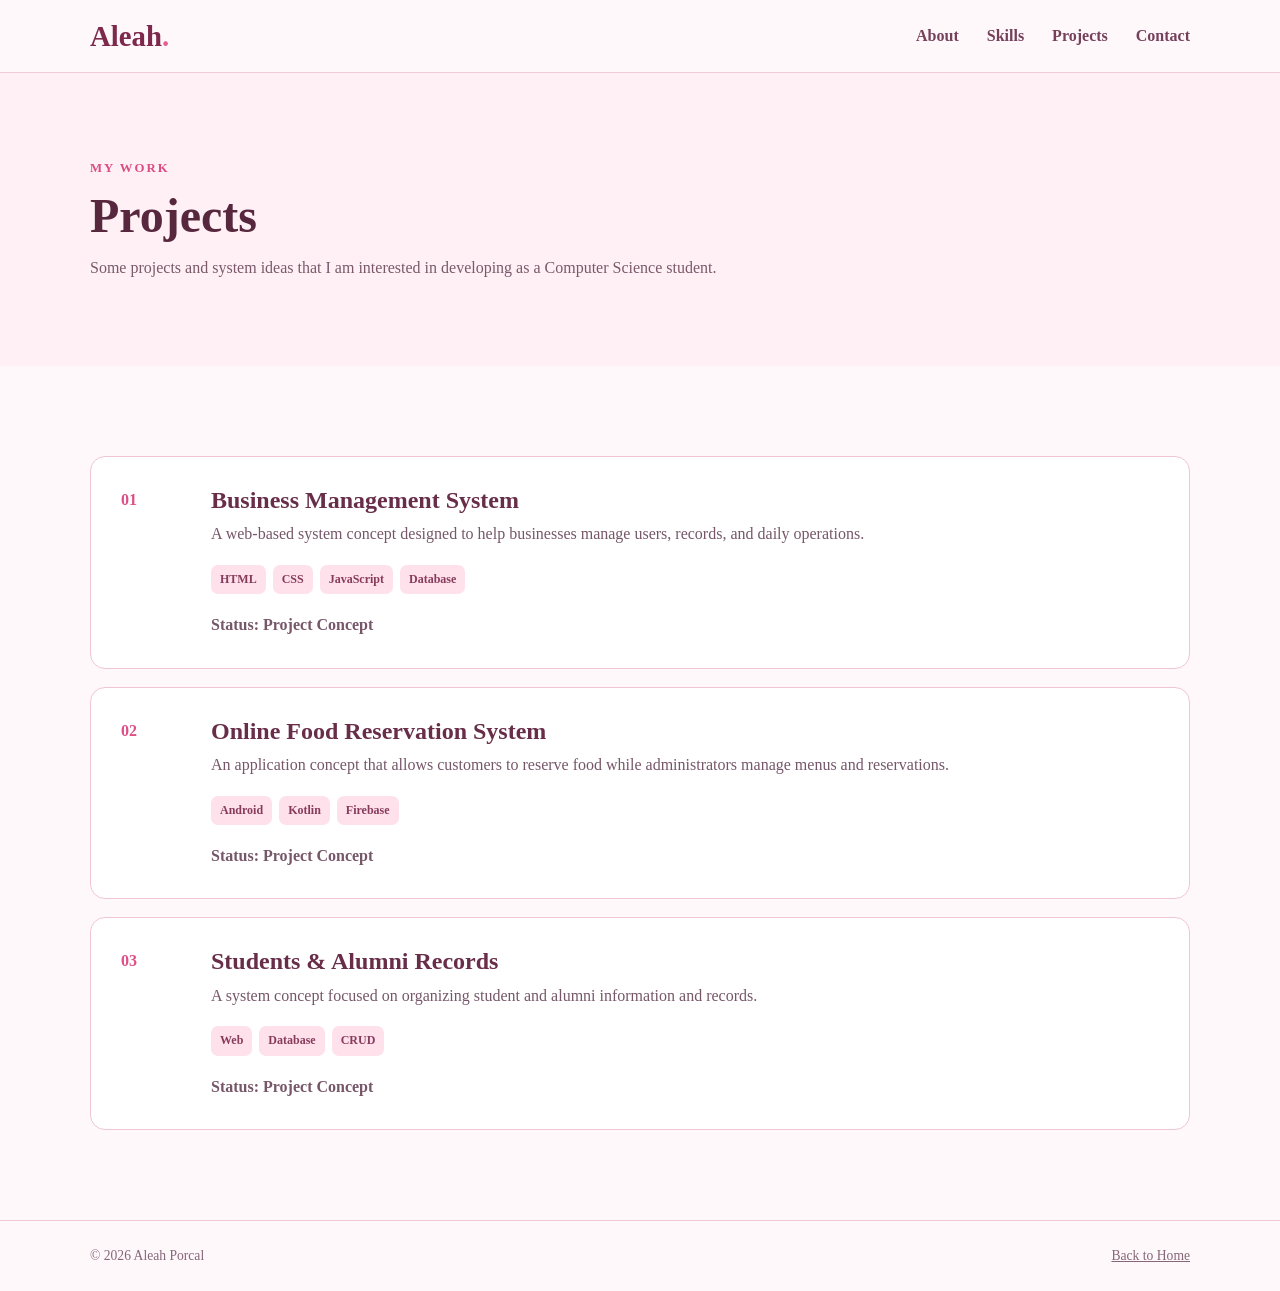
<file: project.html>
<!DOCTYPE html>
<html lang="en">

<head>

  <meta charset="UTF-8">

  <meta name="viewport"
    content="width=device-width, initial-scale=1.0">

  <title>Projects | Aleah Porcal</title>

  <link rel="stylesheet" href="style.css">

</head>


<body>


<header class="site-header">

  <nav class="nav container">

    <a class="brand" href="index.html">
      Aleah<span>.</span>
    </a>

    <div class="nav-links" id="navLinks">

      <a href="index.html#about">About</a>

      <a href="index.html#skills">Skills</a>

      <a href="index.html#projects">Projects</a>

      <a href="index.html#contact">Contact</a>

    </div>

    <button
      class="menu-toggle"
      type="button"
      aria-label="Open navigation menu"
      aria-expanded="false"
      aria-controls="navLinks">

      ☰

    </button>

  </nav>

</header>


<main>


  <!-- PAGE TITLE -->

  <section class="page-hero">

    <div class="container">

      <p class="eyebrow">
        MY WORK
      </p>

      <h1>
        Projects
      </h1>

      <p>
        Some projects and system ideas that I am interested
        in developing as a Computer Science student.
      </p>

    </div>

  </section>


  <!-- PROJECT LIST -->

  <section class="section">

    <div class="container project-list">


      <article class="project-detail">

        <div class="project-number">
          01
        </div>

        <div>

          <h2>
            Business Management System
          </h2>

          <p>
            A web-based system concept designed to help
            businesses manage users, records, and daily operations.
          </p>

          <div class="tags">

            <span>HTML</span>
            <span>CSS</span>
            <span>JavaScript</span>
            <span>Database</span>

          </div>

          <p class="project-status">
            Status: Project Concept
          </p>

        </div>

      </article>



      <article class="project-detail">

        <div class="project-number">
          02
        </div>

        <div>

          <h2>
            Online Food Reservation System
          </h2>

          <p>
            An application concept that allows customers to
            reserve food while administrators manage menus
            and reservations.
          </p>

          <div class="tags">

            <span>Android</span>
            <span>Kotlin</span>
            <span>Firebase</span>

          </div>

          <p class="project-status">
            Status: Project Concept
          </p>

        </div>

      </article>



      <article class="project-detail">

        <div class="project-number">
          03
        </div>

        <div>

          <h2>
            Students & Alumni Records
          </h2>

          <p>
            A system concept focused on organizing student
            and alumni information and records.
          </p>

          <div class="tags">

            <span>Web</span>
            <span>Database</span>
            <span>CRUD</span>

          </div>

          <p class="project-status">
            Status: Project Concept
          </p>

        </div>

      </article>


    </div>

  </section>

</main>


<footer class="footer">

  <div class="container footer-inner">

    <span>
      © <span id="year"></span> Aleah Porcal
    </span>

    <a href="index.html">
      Back to Home
    </a>

  </div>

</footer>


<script src="script.js"></script>

</body>

</html>
</file>
<file: style.css>
/* =========================
   RESET
========================= */

* {
  margin: 0;
  padding: 0;
  box-sizing: border-box;
}


/* =========================
   BASE
========================= */

html {
  scroll-behavior: smooth;
  scroll-padding-top: 90px;
}

body {
  font-family: "Times New Roman", Times, serif;
  color: #4a2635;
  background: #fff8fb;
  line-height: 1.6;
}

a {
  color: inherit;
}

button {
  font: inherit;
  cursor: pointer;
}

.container {
  width: min(1100px, 92%);
  margin: auto;
}


/* =========================
   HEADER
========================= */

.site-header {
  background: rgba(255, 248, 251, 0.96);
  backdrop-filter: blur(12px);
  border-bottom: 1px solid #f2c9d9;

  position: sticky;
  top: 0;
  z-index: 100;
}

.nav {
  min-height: 72px;

  display: flex;
  align-items: center;
  justify-content: space-between;

  position: relative;
}

.brand {
  text-decoration: none;

  font-size: 1.8rem;
  font-weight: bold;

  color: #7d294c;
}

.brand span {
  color: #e85d91;
}


/* NAV LINKS */

.nav-links {
  display: flex;
  gap: 28px;
}

.nav-links a {
  text-decoration: none;

  color: #75405a;

  font-size: 1rem;
  font-weight: bold;

  transition: 0.2s;
}

.nav-links a:hover {
  color: #e85d91;
}


/* MOBILE BUTTON */

.menu-toggle {
  display: none;

  border: 0;
  background: transparent;

  color: #7d294c;

  font-size: 1.7rem;
}


/* =========================
   HERO
========================= */

.hero {
  padding: 100px 0 85px;

  background:
    radial-gradient(
      circle at 80% 20%,
      rgba(232, 93, 145, 0.20),
      transparent 35%
    ),
    #fff4f8;
}

.hero-grid {
  display: grid;

  grid-template-columns: 1.3fr 0.7fr;

  gap: 65px;

  align-items: center;
}

.eyebrow {
  color: #d94d82;

  font-size: 0.8rem;

  font-weight: bold;

  letter-spacing: 2px;

  margin-bottom: 12px;
}

.hero h1 {
  font-size: clamp(2.8rem, 7vw, 5rem);

  line-height: 1.05;

  color: #512638;

  letter-spacing: -2px;
}

.hero h1 span {
  color: #df4f87;
}

.hero-text {
  max-width: 650px;

  color: #79596a;

  font-size: 1.15rem;

  margin: 25px 0 30px;
}


/* =========================
   BUTTONS
========================= */

.hero-actions {
  display: flex;

  gap: 12px;

  flex-wrap: wrap;
}

.btn {
  display: inline-flex;

  justify-content: center;
  align-items: center;

  text-decoration: none;

  border-radius: 12px;

  padding: 13px 20px;

  font-weight: bold;

  transition: 0.2s;
}

.btn:hover {
  transform: translateY(-2px);
}

.primary {
  background: #e85d91;

  color: white;

  box-shadow:
    0 8px 22px rgba(232, 93, 145, 0.25);
}

.primary:hover {
  background: #d94d82;
}

.outline {
  border: 1px solid #e9aac2;

  background: white;

  color: #8b3b5c;
}

.outline:hover {
  background: #fff0f5;
}


/* =========================
   PROFILE CARD
========================= */

.hero-card {
  background: white;

  border: 1px solid #f0c5d6;

  border-radius: 22px;

  padding: 32px;

  text-align: center;

  box-shadow:
    0 25px 60px rgba(128, 54, 82, 0.12);
}

.avatar {
  width: 150px;
  height: 150px;

  border-radius: 50%;

  overflow: hidden;

  margin: 0 auto 20px;

  border: 5px solid #f5b5cc;

  box-shadow:
    0 8px 25px rgba(232, 93, 145, 0.2);
}

.avatar img {
  width: 100%;
  height: 100%;

  object-fit: cover;

  display: block;
}

.hero-card h2 {
  color: #692c48;

  font-size: 1.6rem;
}

.hero-card > p {
  color: #8a6677;
}

.personal-info {
  text-align: left;

  margin-top: 20px;

  padding: 15px;

  background: #fff5f8;

  border-radius: 12px;
}

.personal-info p {
  color: #70485a;

  font-size: 0.92rem;

  margin-bottom: 5px;
}

.status {
  margin-top: 20px;

  padding: 10px;

  border-radius: 10px;

  background: #fff0f5;

  color: #82435e;

  font-size: 0.9rem;
}

.status span {
  display: inline-block;

  width: 9px;
  height: 9px;

  border-radius: 50%;

  background: #e85d91;

  margin-right: 7px;
}


/* =========================
   SECTIONS
========================= */

.section {
  padding: 90px 0;
}

.section-muted {
  background: #fff0f5;
}

.section h2,
.page-hero h1 {
  font-size: clamp(2rem, 4vw, 3rem);

  line-height: 1.1;

  color: #57283d;
}


/* =========================
   ABOUT
========================= */

.two-col {
  display: grid;

  grid-template-columns: 0.8fr 1.2fr;

  gap: 80px;
}

.about-text p {
  color: #765769;

  margin-bottom: 16px;
}


/* =========================
   SKILLS
========================= */

.skill-grid {
  display: grid;

  grid-template-columns: repeat(4, 1fr);

  gap: 15px;

  margin-top: 32px;
}

.skill-card {
  padding: 22px;

  background: white;

  border: 1px solid #f0c5d6;

  border-radius: 14px;

  transition: 0.2s;
}

.skill-card:hover {
  transform: translateY(-4px);

  box-shadow:
    0 12px 25px rgba(128, 54, 82, 0.10);
}

.skill-card strong {
  display: block;

  color: #73324e;

  font-size: 1.05rem;
}

.skill-card span {
  color: #927083;

  font-size: 0.88rem;
}


/* =========================
   PROJECTS
========================= */

.section-head {
  display: flex;

  justify-content: space-between;
  align-items: end;

  gap: 25px;

  margin-bottom: 30px;
}

.text-link {
  color: #d94d82;

  text-decoration: none;

  font-weight: bold;
}

.text-link:hover {
  text-decoration: underline;
}

.project-grid {
  display: grid;

  grid-template-columns: repeat(3, 1fr);

  gap: 18px;
}

.project-card {
  border: 1px solid #f0c5d6;

  border-radius: 15px;

  padding: 27px;

  background: white;

  transition: 0.2s;
}

.project-card:hover {
  transform: translateY(-4px);

  box-shadow:
    0 18px 35px rgba(128, 54, 82, 0.10);
}

.project-number {
  color: #df4f87;

  font-weight: bold;

  margin-bottom: 15px;
}

.project-card h3 {
  color: #682e49;

  font-size: 1.25rem;

  margin-bottom: 10px;
}

.project-card p {
  color: #79596a;
}


/* =========================
   TAGS
========================= */

.tags {
  display: flex;

  flex-wrap: wrap;

  gap: 7px;

  margin-top: 18px;
}

.tags span {
  font-size: 0.75rem;

  padding: 5px 9px;

  background: #ffe1ec;

  border-radius: 7px;

  color: #873b5a;

  font-weight: bold;
}


/* =========================
   CONTACT
========================= */

.contact-section {
  background: #6d304b;

  color: white;
}

.contact-card {
  display: flex;

  justify-content: space-between;
  align-items: center;

  gap: 30px;
}

.contact-section h2 {
  color: white;
}

.contact-card p:not(.eyebrow) {
  color: #f6cbdc;

  margin-top: 12px;
}

.contact-section .eyebrow {
  color: #ffb8d0;
}

.contact-info {
  font-weight: bold;
}


/* =========================
   FOOTER
========================= */

.footer {
  border-top: 1px solid #f0c5d6;

  padding: 24px 0;

  color: #866679;

  font-size: 0.85rem;

  background: #fff8fb;
}

.footer-inner {
  display: flex;

  justify-content: space-between;

  gap: 20px;
}


/* =========================
   PROJECT PAGE
========================= */

.page-hero {
  padding: 85px 0;

  background: #fff0f5;
}

.page-hero p:last-child {
  color: #79596a;

  margin-top: 12px;
}

.project-list {
  display: grid;

  gap: 18px;
}

.project-detail {
  display: grid;

  grid-template-columns: 70px 1fr;

  gap: 20px;

  padding: 30px;

  border: 1px solid #f0c5d6;

  border-radius: 15px;

  background: white;
}

.project-detail h2 {
  color: #682e49;

  font-size: 1.5rem;

  margin-bottom: 8px;
}

.project-detail p {
  color: #765769;
}

.project-status {
  margin-top: 18px;

  font-weight: bold;
}


/* =========================
   RESPONSIVE
========================= */

@media (max-width: 900px) {

  .hero-grid {
    grid-template-columns: 1fr;
  }

  .hero-card {
    max-width: 600px;

    margin: auto;
  }

  .two-col {
    grid-template-columns: 1fr;

    gap: 40px;
  }

  .skill-grid {
    grid-template-columns: repeat(2, 1fr);
  }

  .project-grid {
    grid-template-columns: repeat(2, 1fr);
  }

}


@media (max-width: 800px) {

  .menu-toggle {
    display: block;
  }

  .nav-links {
    display: none;

    position: absolute;

    top: 68px;

    left: 0;
    right: 0;

    flex-direction: column;

    background: white;

    padding: 10px 4%;

    border-bottom: 1px solid #f0c5d6;

    box-shadow:
      0 12px 25px rgba(128, 54, 82, 0.10);
  }

  .nav-links.open {
    display: flex;
  }

  .nav-links a {
    padding: 14px 0;

    border-bottom: 1px solid #ffe1ec;
  }

  .contact-card {
    flex-direction: column;

    align-items: flex-start;
  }

  .section-head {
    flex-direction: column;

    align-items: flex-start;
  }

}


@media (max-width: 650px) {

  .hero {
    padding: 75px 0 60px;
  }

  .hero h1 {
    letter-spacing: -1px;
  }

  .section {
    padding: 70px 0;
  }

  .project-grid {
    grid-template-columns: 1fr;
  }

  .project-detail {
    grid-template-columns: 1fr;

    gap: 5px;
  }

}


@media (max-width: 520px) {

  .hero h1 {
    font-size: 2.6rem;
  }

  .hero-actions {
    flex-direction: column;
  }

  .btn {
    width: 100%;
  }

  .skill-grid {
    grid-template-columns: 1fr;
  }

  .footer-inner {
    flex-direction: column;
  }

  .avatar {
    width: 125px;
    height: 125px;
  }

}
</file>
